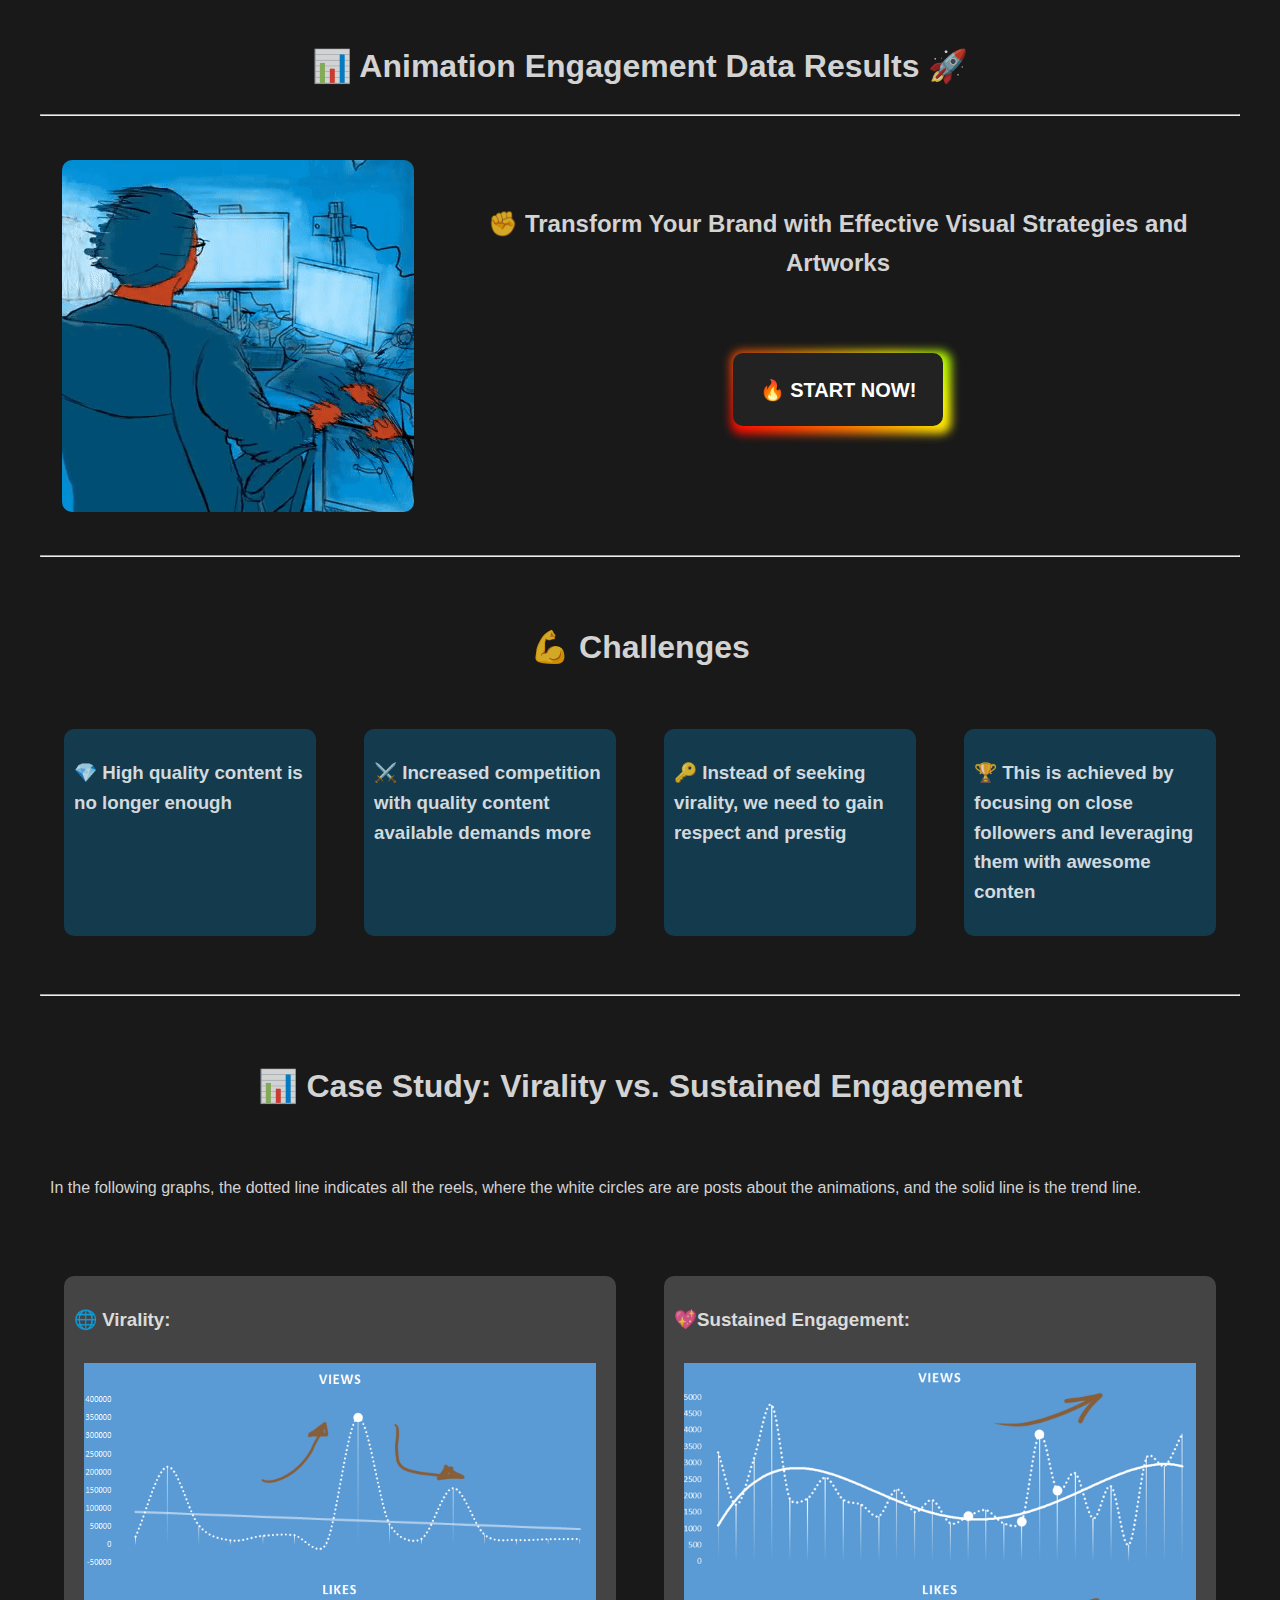
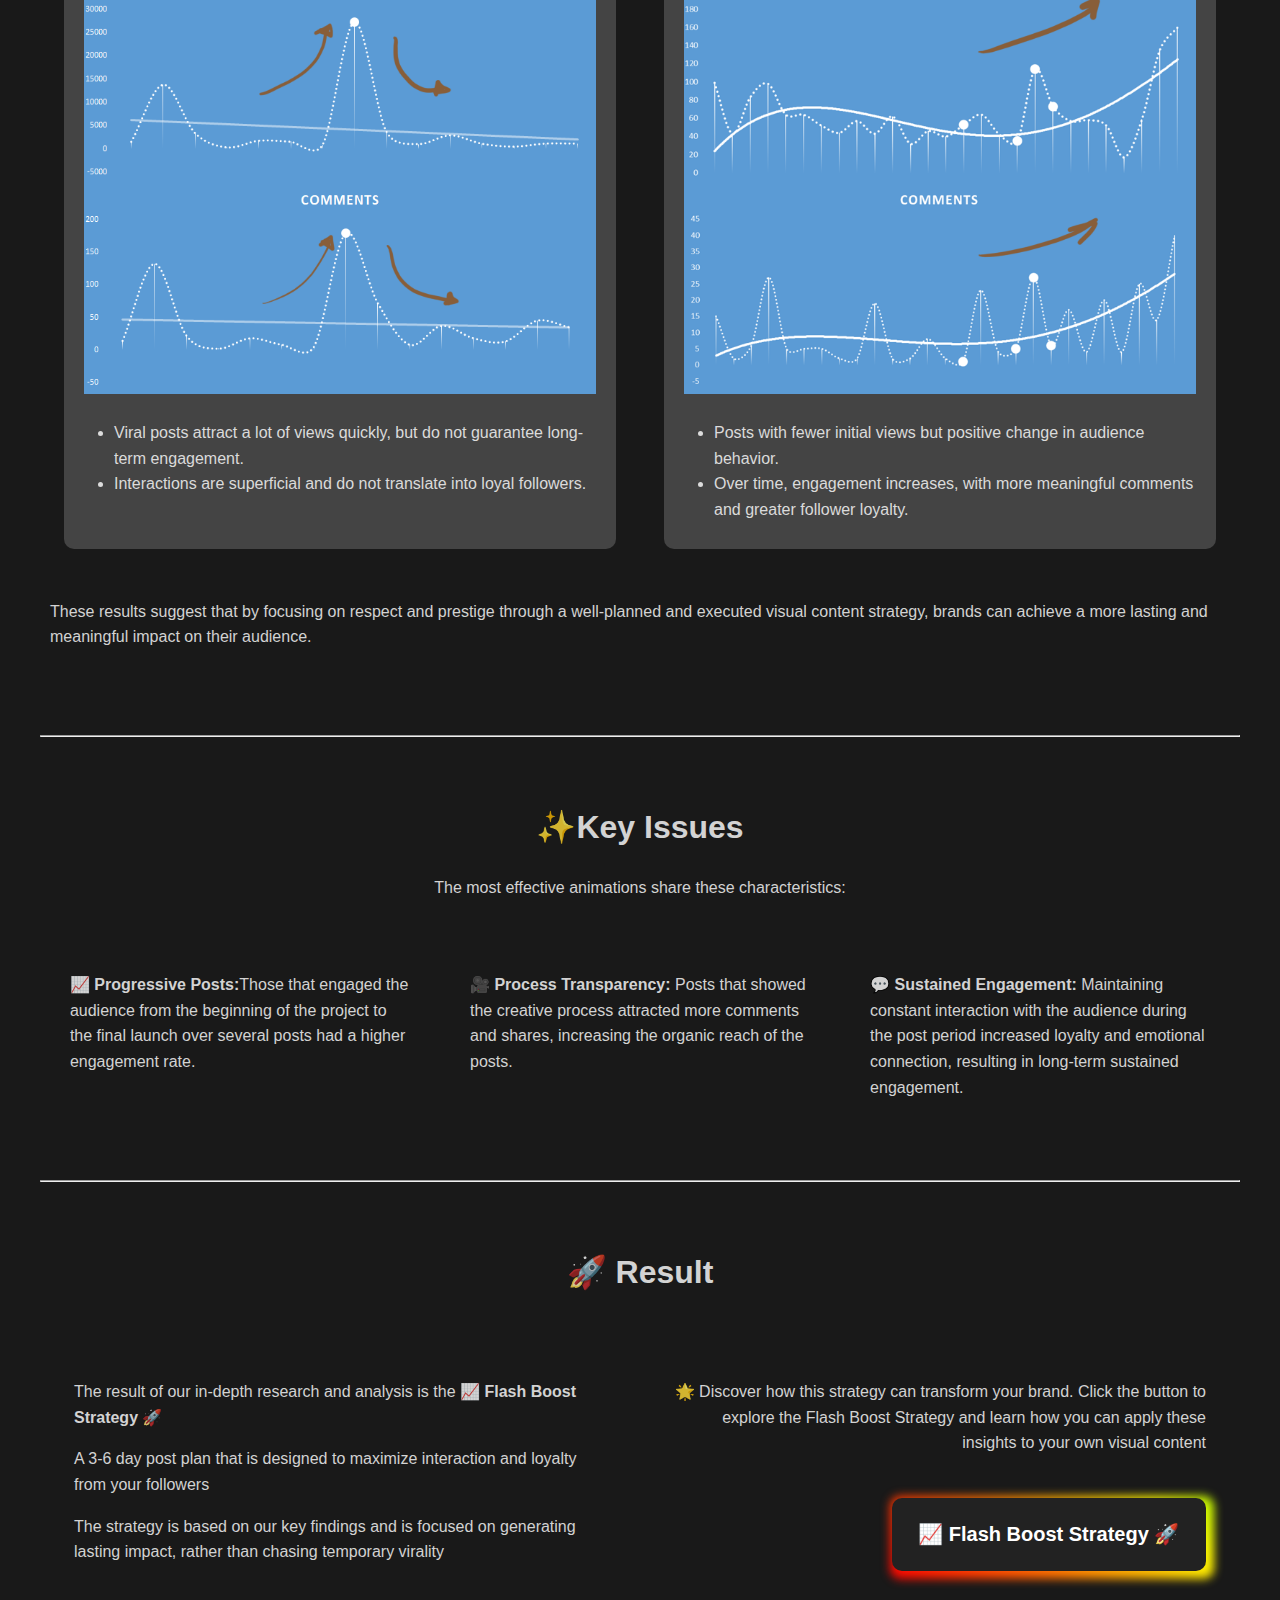
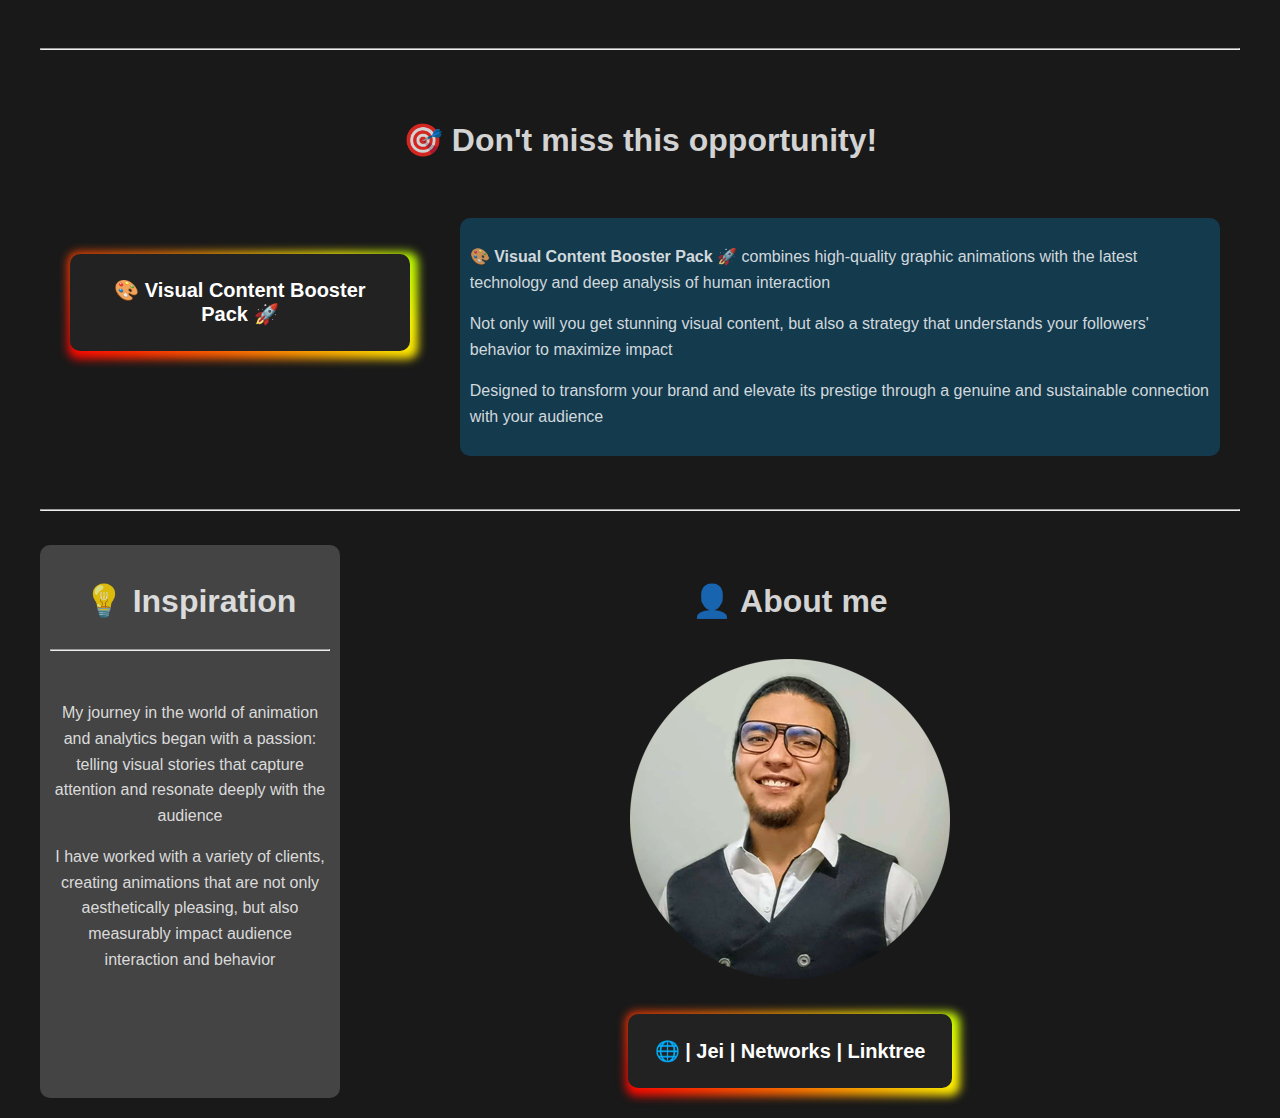
<file: AnimationEngagementDataResults.html>
<!DOCTYPE html>
<html lang="en">
<head>
	<meta charset="UTF-8">
	<meta name="viewport" content="width=device-width, initial-scale=1.0"/>
	<title>📊 Animation Engagement Data Results 🚀</title>
	<link rel="stylesheet" href="style.css">
</head>
<body>
	<header>
		<h1>📊 Animation Engagement Data Results 🚀</h1>
        <hr><br>
	</header>
	<div class="column-list">
        <div class="column" style="width:33%; display: flex;align-items: center;justify-content: center;">
            <img style="border-radius: 10px; float: right; display: block" src="files/Freelancer.gif" alt="Animation" class="image">
        </div>
		<br>
		<div  style="text-align: center; width:67%" class="column">
            <br>
			<h2>✊ Transform Your Brand with Effective Visual Strategies and Artworks</h2>
            <br><br>
            <a href="https://api.whatsapp.com/send?phone=573134098921">
                <button class="button-85" role="button"><h2>🔥 START NOW!</h2></button>
            </a>
        </div>
    </div>
    <br><hr><br>
    <div class="column-list">
        <div class="column" style="width:100%">
            <h1>💪 Challenges</h1>
        </div>
    </div>
    <div class="column-list">
        <div id="highlight-blue" class="column" style="width:21%; margin:2%">
            <h3>💎 High quality content is no longer enough</h3>
        </div>
        <div id="highlight-blue" class="column" style="width:21%; margin:2%">
            <h3>⚔️ Increased competition with quality content available demands more</h3>
        </div>
        <div id="highlight-blue" class="column" style="width:21%; margin:2%">
            <h3>🔑 Instead of seeking virality, we need to gain respect and prestig</h3>
        </div>
        <div id="highlight-blue" class="column" style="width:21%; margin:2%">
            <h3>🏆 This is achieved by focusing on close followers and leveraging them with awesome conten</h3>
        </div>
    </div>
    <br><hr><br>
	<div class="column-list">		
		<div  style="width:100%" class="column">
			<h1>📊 Case Study: Virality vs. Sustained Engagement</h1><br>
			<p>In the following graphs, the dotted line indicates all the reels, where the white circles are are posts about the animations, and the solid line is the trend line.</p>
			<br>
		</div>
	</div>
    <div class="column-list">
        <div id="highlight-gray" class="column" style="width:46%; margin:2%">
            <h3>🌐 Virality:</h3>
            <div class="column" style="width:100%; display: flex;align-items: center;justify-content: center;">
                <img style="float: right; display: block" src="files/virality.png" alt="Animation" class="image">
            </div>
            <ul>
                <li>Viral posts attract a lot of views quickly, but do not guarantee long-term engagement.</li> 
                <li>Interactions are superficial and do not translate into loyal followers.</li>
            </ul>
        </div>
        <div id="highlight-gray" class="column" style="width:46%; margin:2%">
            <h3>💖Sustained Engagement:</h3>
            <div class="column" style="width:100%; display: flex;align-items: center;justify-content: center;">
                <img style="float: right; display: block" src="files/engagement.png" alt="Animation" class="image">
            </div>
            <ul>
                <li>Posts with fewer initial views but positive change in audience behavior.</li> 
                <li>Over time, engagement increases, with more meaningful comments and greater follower loyalty.</li>
            </ul>
        </div>
    </div>
    <div class="column-list">		
		<div  style="width:100%" class="column">
			<p>These results suggest that by focusing on respect and prestige through a well-planned and executed visual content strategy, brands can achieve a more lasting and meaningful impact on their audience.</p>
			<br>
		</div>
	</div>
    <br><hr><br>
    <div class="column-list">
        <div class="column" style="width:100%; text-align: center;">
            <h1>✨Key Issues</h1>
            <p>The most effective animations share these characteristics:</p>
        </div>
    </div>
    <div class="column-list">
        <div class="column" style="width:30%; margin: 1.66%;">
            <p><strong>📈 Progressive Posts:</strong>Those that engaged the audience from the beginning of the project to the final launch over several posts had a higher engagement rate.</p>
        </div>
        <div class="column" style="width:30%; margin: 1.66%;">
            <p><strong>🎥 Process Transparency: </strong>Posts that showed the creative process attracted more comments and shares, increasing the organic reach of the posts.</p>
        </div>
        <div class="column" style="width:30%; margin: 1.66%;">
            <p><strong>💬 Sustained Engagement: </strong>Maintaining constant interaction with the audience during the post period increased loyalty and emotional connection, resulting in long-term sustained engagement.</p>
        </div>
    </div>
    <br><hr><br>
    <div class="column-list">
        <div class="column" style="width:100%">
            <h1>🚀 Result</h1>
        </div>
    </div>
    <div class="column-list">
        <div class="column" style="width:46%; margin: 2%;">
            <p>The result of our in-depth research and analysis is the <strong>📈 Flash Boost Strategy 🚀</strong></p>
            <p>A 3-6 day post plan that is designed to maximize interaction and loyalty from your followers</p>
            <p>The strategy is based on our key findings and is focused on generating lasting impact, rather than chasing temporary virality</p>
        </div>
        <div class="column" style="width:46%; margin: 2%; text-align: right;">
            <p>🌟 Discover how this strategy can transform your brand. Click the button to explore the Flash Boost Strategy and learn how you can apply these insights to your own visual content</p>
            <br>
            <a href="https://jeidsgn.github.io/Boost-Visual-Content-Pack/FlashBoostStrategy.html">
                <button class="button-85" role="button"><h2>📈 Flash Boost Strategy 🚀</h2></button>
            </a>
        </div>
    </div>
    <br><hr><br>
    <div class="column-list">
        <div class="column" style="width:100%;">
            <h1>🎯 Don't miss this opportunity!</h1>
        </div>
        <div class="column" style="width:30%; margin: 1.66%;">
            <br>
            <a href="https://jeidsgn.github.io/Boost-Visual-Content-Pack/FlashBoostStrategy.html">
                <button class="button-85" role="button"><h2>🎨 Visual Content Booster Pack 🚀</h2></button>
            </a>
        </div>
        <br>
        <div class="column" id="highlight-blue" style="width:63.36%; margin: 1.66%;">
            <p><strong>🎨 Visual Content Booster Pack 🚀 </strong>combines high-quality graphic animations with the latest technology and deep analysis of human interaction</p>
            <p>Not only will you get stunning visual content, but also a strategy that understands your followers' behavior to maximize impact</p>                
            <p>Designed to transform your brand and elevate its prestige through a genuine and sustainable connection with your audience</p>
        </div>
    </div>
    <br><hr><br>
    <div class="column-list">
        <div class="column"  id="highlight-gray" style="width:25%; text-align: center;">
            <h1>💡 Inspiration</h1>
            <hr><br>
            <p>My journey in the world of animation and analytics began with a passion: telling visual stories that capture attention and resonate deeply with the audience</p>
            <p>I have worked with a variety of clients, creating animations that are not only aesthetically pleasing, but also measurably impact audience interaction and behavior</p>                
        </div>
        <div class="column" style="width:75%; text-align: center;">
            <h1>👤 About me</h1>
            <div id="partnerimg" class="column" style="width:100%">
                <img src="files/jei.png">
            </div>
            <br>
            <a href="https://linktr.ee/jeidsgn">
                <button class="button-85" role="button"><h2>🌐 | Jei | Networks | Linktree</h2></button>
            </a>
        </div>

    </div>     
</body>
</file>
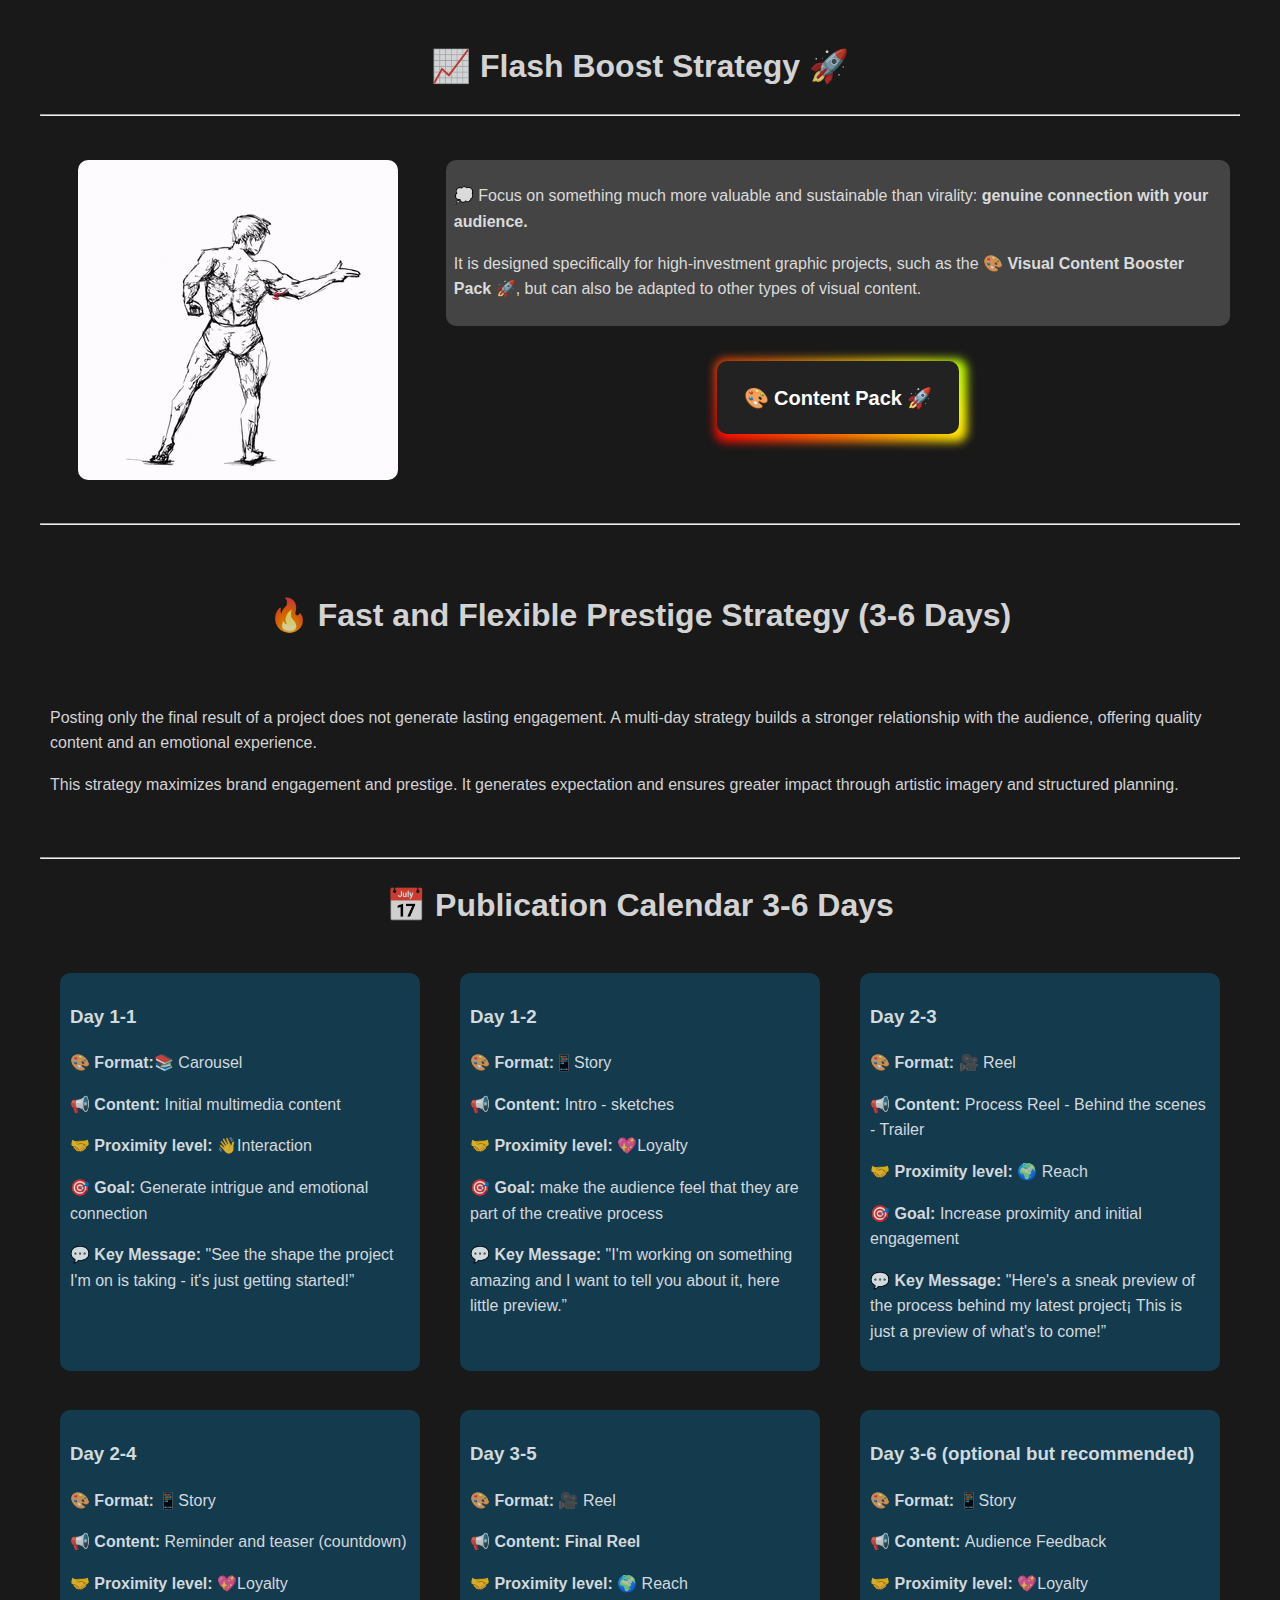
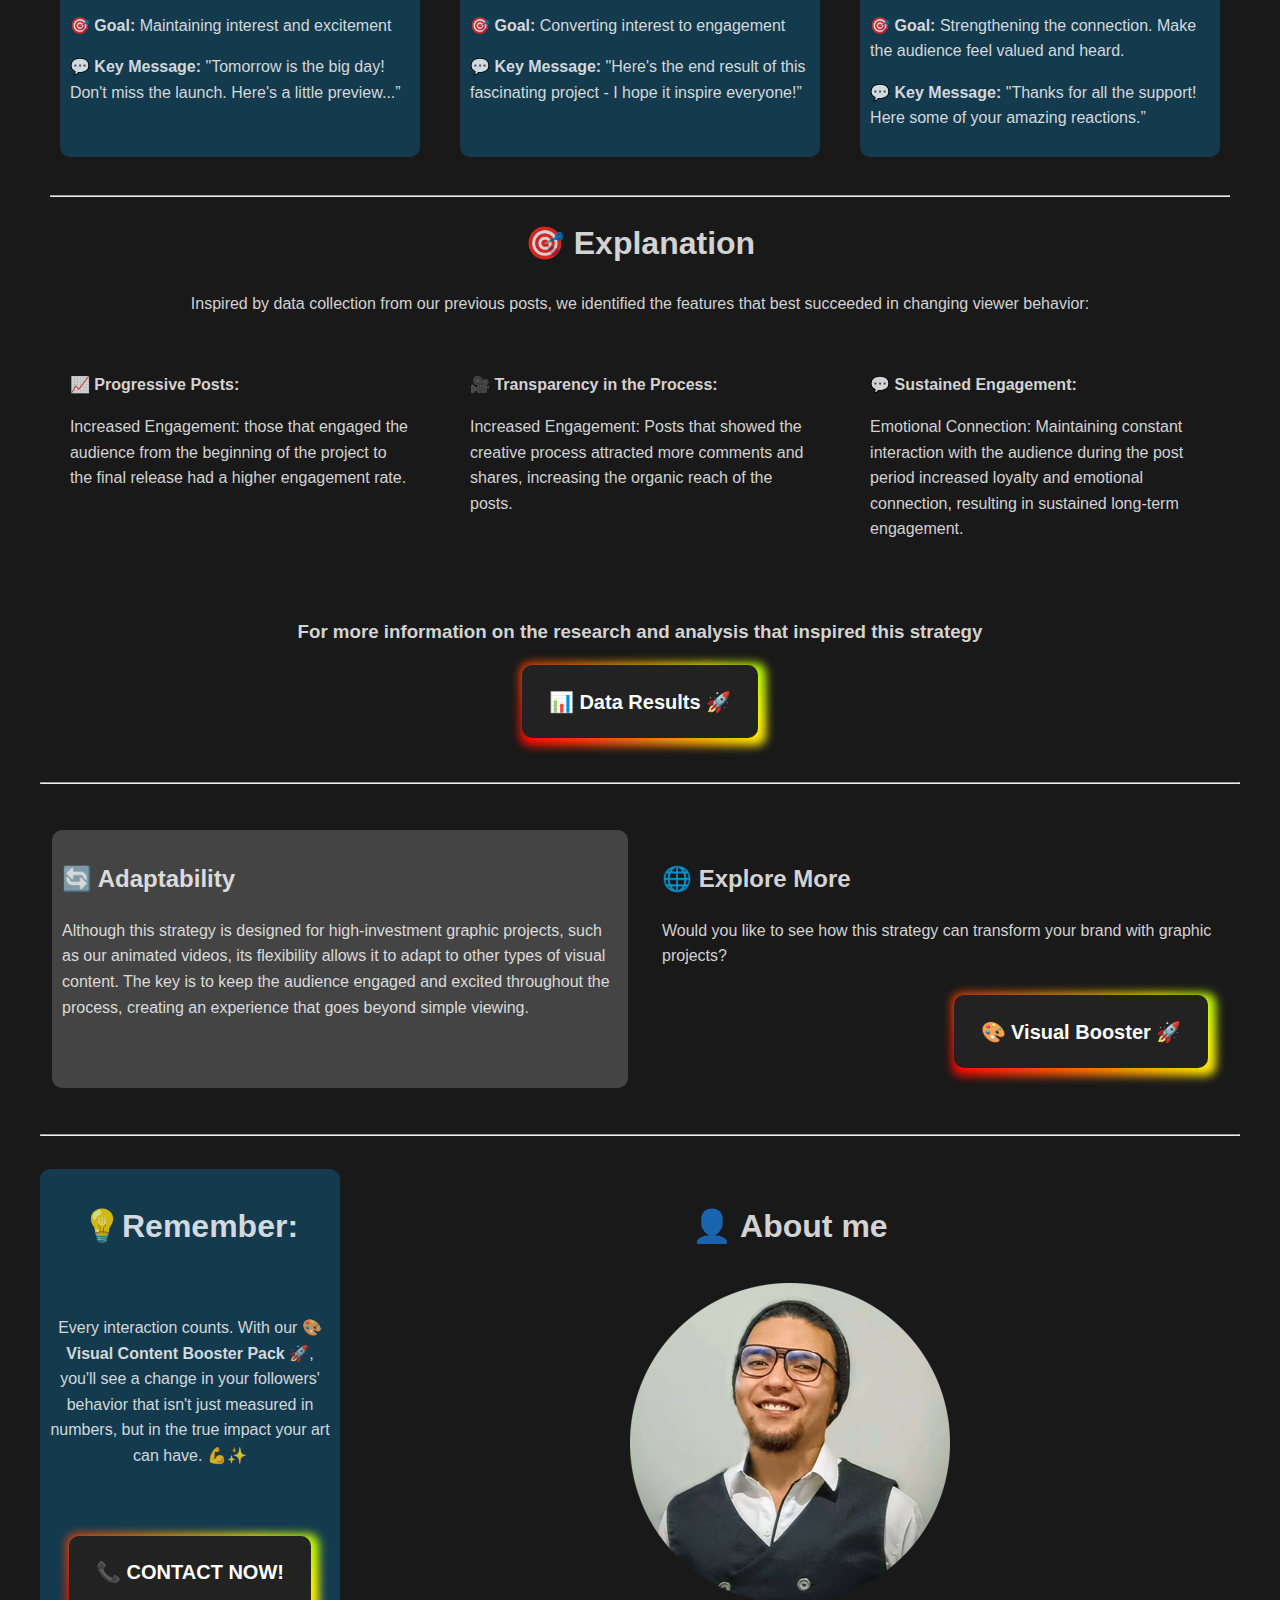
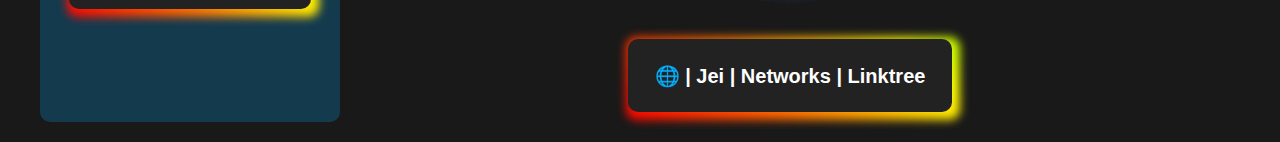
<file: FlashBoostStrategy.html>
<!DOCTYPE html>
<html lang="en">
<head>
	<meta charset="UTF-8">
	<meta name="viewport" content="width=device-width, initial-scale=1.0"/>
	<title>📈 Flash Boost Strategy 🚀</title>
	<link rel="stylesheet" href="style.css">
</head>
<body>
	<header>
		<h1>📈 Flash Boost Strategy 🚀</h1>
		<hr><br>
	</header>
	<div class="column-list">
        <div class="column" style="width:33%; display: flex;align-items: center;justify-content: center;">
            <img style="border-radius: 10px; float: right; display: block" src="files/peter_effect.gif" alt="Animation" class="image">
        </div>
		<br>
		<div  style="width:67%" class="column">
			<div class="column" id="highlight-gray" style="padding: 1%;">
				<div style="width:100%">
					<p>💭 Focus on something much more valuable and sustainable than virality: <strong>genuine connection with your audience.</strong></p>
					<p>It is designed specifically for high-investment graphic projects, such as the <strong>🎨 Visual Content Booster Pack 🚀</strong>, but can also be adapted to other types of visual content.</p>
				</div>
			</div>
			<br>
			<div class="column" style="text-align: center;">
				<a href="https://jeidsgn.github.io/Boost-Visual-Content-Pack">
					<button class="button-85" role="button"><h2>🎨 Content Pack 🚀</h2></button>
				</a>
			</div>
		</div>
	</div>
	<br><hr><br>
	<div class="column-list">		
		<div  style="width:100%" class="column">
			<h1>🔥 Fast and Flexible Prestige Strategy (3-6 Days)</h1><br>
			<p>Posting only the final result of a project does not generate lasting engagement. A multi-day strategy builds a stronger relationship with the audience, offering quality content and an emotional experience.</p>
			<p>This strategy maximizes brand engagement and prestige. It generates expectation and ensures greater impact through artistic imagery and structured planning.</p>
			<br>
		</div>
	</div>
	<hr />
	<h1>📅 Publication Calendar 3-6 Days</h1>
	<div class="column-list">
		<div id="highlight-blue" style="width:30%; margin: 1.66%;" class="column">
			<h3 ><strong>Day 1-1</strong></h3>
			<p><strong>🎨 Format:</strong>📚 Carousel</p>
			<p><strong>📢 Content:</strong> Initial multimedia content</p>
			<strong>🤝 Proximity level: </strong>👋Interaction</p>
			<p><strong>🎯 Goal: </strong>Generate intrigue and emotional connection</p>
			<p><strong>💬 Key Message: </strong>&quot;See the shape the project I&#x27;m on is taking - it&#x27;s just getting started!”</p>
		</div>
		<div id="highlight-blue" style="width:30%; margin: 1.66%;" class="column">
			<h3><strong>Day 1-2</strong></h3><p><strong>🎨 Format:</strong>📱Story</p>
			<p><strong>📢 Content:</strong> Intro - sketches</p>
			<p><strong>🤝 Proximity level: </strong>💖Loyalty</p>
			<p><strong>🎯 Goal: </strong>make the audience feel that they are part of the creative process</p>
			<p><strong>💬 Key Message: </strong>&quot;I&#x27;m working on something amazing and I want to tell you about it, here little preview.”</p>
		</div>
		<div id="highlight-blue" style="width:30%; margin: 1.66%;" class="column">
			<h3><strong>Day 2-3</strong></h3>
			<p><strong>🎨 Format: </strong>🎥 Reel</p>
			<p ><strong>📢 Content: </strong>Process Reel - Behind the scenes - Trailer</p>
			<p><strong>🤝 Proximity level: </strong>🌍 Reach </p>
			<p><strong>🎯 Goal: </strong>Increase proximity and initial engagement</p>
			<p><strong>💬 Key Message: </strong>&quot;Here&#x27;s a sneak preview of the process behind my latest project¡ This is just a preview of what&#x27;s to come!”</p>
		</div>
	</div>
	<div class="column-list">
		<div id="highlight-blue" style="width:30%; margin: 1.66%;" class="column">
			<h3><strong>Day 2-4</strong></h3>
			<p><strong>🎨 Format: </strong>📱Story</p>
			<p><strong>📢 Content:</strong> Reminder and teaser (countdown)</p>
			<p><strong>🤝 Proximity level: </strong>💖Loyalty</p>
			<p ><strong>🎯 Goal: </strong>Maintaining interest and excitement</p>
			<p ><strong>💬 Key Message: </strong>&quot;Tomorrow is the big day! Don&#x27;t miss the launch. Here&#x27;s a little preview...”</p>
		</div>
		<div id="highlight-blue" style="width:30%; margin: 1.66%;" class="column">
			<h3><strong>Day 3-5</strong></h3>
			<p ><strong>🎨 Format: </strong>🎥 Reel</p>
			<p><strong>📢 Content: Final Reel</strong></p>
			<p><strong>🤝 Proximity level: </strong>🌍 Reach</p>
			<p><strong>🎯 Goal: </strong>Converting interest to engagement</p>
			<p><strong>💬 Key Message: </strong>&quot;Here&#x27;s the end result of this fascinating project - I hope it inspire everyone!”</p>
		</div>
		<div id="highlight-blue" style="width:30%; margin: 1.66%;" class="column">
			<h3><strong>Day 3-6 (optional but recommended)</strong></h3>
			<p ><strong>🎨 Format: </strong>📱Story</p>
			<p><strong>📢 Content: </strong>Audience Feedback </p>
			<p><strong>🤝 Proximity level: </strong>💖Loyalty</p>
			<p><strong>🎯 Goal: </strong>Strengthening the connection. Make the audience feel valued and heard.</p>
			<p><strong>💬 Key Message: </strong>&quot;Thanks for all the support! Here some of your amazing reactions.”</p>
		</div>
	</div>
	<div class="column-list">
		<div style="width:100%; text-align: center;" class="column">
			<hr/>
			<h1>🎯 Explanation</h1>
			<p>Inspired by data collection from our previous posts, we identified the features that best succeeded in changing viewer behavior:</p>
		</div>
		<div style="width:30%; margin: 1.66%;" class="column">
			<strong>📈 Progressive Posts:</strong>
			<p>Increased Engagement: those that engaged the audience from the beginning of the project to the final release had a higher engagement rate.</p>
		</div>
		<div style="width:30%; margin: 1.66%;" class="column">
			<strong>🎥 Transparency in the Process:</strong>
			<p>Increased Engagement: Posts that showed the creative process attracted more comments and shares, increasing the organic reach of the posts.</p>
		</div>
		<div style="width:30%; margin: 1.66%;" class="column">
			<strong>💬 Sustained Engagement:</strong>
			<p>Emotional Connection: Maintaining constant interaction with the audience during the post period increased loyalty and emotional connection, resulting in sustained long-term engagement.</p>
		</div>
		<div style="width:100%; text-align: center;" class="column">
			<h3>For more information on the research and analysis that inspired this strategy</h3>
			<a href="https://jeidsgn.github.io/Boost-Visual-Content-Pack/AnimationEngagementDataResults.html">
				<button class="button-85" role="button"><h2>📊 Data Results 🚀</h2></button>
			</a>
		</div>
	</div>
	<br><hr><br>
	<div class="column-list">
		<div id="highlight-gray" style="width:48%; margin: 1%;" class="column">
			<h2>🔄 Adaptability</h2>
			<p>Although this strategy is designed for high-investment graphic projects, such as our animated videos, its flexibility allows it to adapt to other types of visual content. The key is to keep the audience engaged and excited throughout the process, creating an experience that goes beyond simple viewing.</p>
		</div>
		<div style="width:48%; margin: 1%;" class="column">
			<h2><strong>🌐 Explore More</strong></h2>
			<p>Would you like to see how this strategy can transform your brand with graphic projects?</p>
			<div style="text-align: right;" class="column">
				<a href="https://jeidsgn.github.io/Boost-Visual-Content-Pack">
					<button class="button-85" role="button"><h2>🎨 Visual Booster 🚀</h2></button>
				</a>
			</div>
		</div>
		<br><br>
	</div>
	<br><hr><br>
    <div class="column-list">
		<div id="highlight-blue" style="width:25%; text-align: center;" class="column">
			<h1>💡Remember:</h1>
			<br>
			<p>Every interaction counts. With our <strong>🎨 Visual Content Booster Pack 🚀</strong>, you&#x27;ll see a change in your followers&#x27; behavior that isn&#x27;t just measured in numbers, but in the true impact your art can have. 💪✨</p>
            <br><br>
			<a href="https://api.whatsapp.com/send?phone=573134098921">
                <button class="button-85" role="button"><h2>📞 CONTACT NOW!</h2></button>
            </a>
			<br><br>
		</div>
        <div class="column" style="width:75%; text-align: center;">
            <h1>👤 About me</h1>
            <div id="partnerimg" class="column" style="width:100%">
                <img src="files/jei.png">
            </div>
            <br>
            <a href="https://linktr.ee/jeidsgn">
                <button class="button-85" role="button"><h2>🌐 | Jei | Networks | Linktree</h2></button>
            </a>
        </div>
	</div>
	<span class="sans" style="font-size:14px;padding-top:2em"></span>
</body>
</html>
</file>
<file: style.css>
body {
    background: #191919;
    font-family: Arial, sans-serif;
    line-height: 1.6;
    color: rgba(255, 255, 255, 0.81);
    max-width: 1200px;
    margin: 0 auto;
    padding: 20px;
}
h1{
    text-align: center;
}
a{
    color: rgba(255, 255, 255, 0.6);
    line-height: 2;
}
.column-list {
    display: flex;
    flex-wrap: wrap;
    justify-content: space-between;
}
.column {
    box-sizing: border-box;
    padding: 10px;
}
.callout {
    background-color: rgba(255, 255, 255, 0.19);
    border-left: 5px solid #333;
    padding: 15px;
    margin-bottom: 10px;
}
.image {
    max-width: 100%;
    height: auto;
}
#highlight-blue {
    background-color:  #143a4e;
    border-radius: 10px;
}
#highlight-gray {
    background-color: #ffffff30;
    border-radius: 10px;
}
#partnerimg {
    display: flex;
    align-items: center;
    justify-content: center;
}
@media only screen and (max-width: 768px) {
    .column-list {
        display: block;
    }
    .column {
        width: 100% !important;
        margin-bottom: 40px;
    }
    .callout{
        width: 100% !important;
        margin-bottom: 40px;
    }
}





/* CSS */
.button-85 {
  padding: 0.6em 2em;
  border: none;
  outline: none;
  color: rgb(255, 255, 255);
  background: #111;
  cursor: pointer;
  position: relative;
  z-index: 0;
  border-radius: 10px;
  user-select: none;
  -webkit-user-select: none;
  touch-action: manipulation;
}

.button-85:before {
  content: "";
  background: linear-gradient(
    45deg,
    #ff0000,
    #ff7300,
    #fffb00,
    #48ff00,
    #00ffd5,
    #002bff,
    #7a00ff,
    #ff00c8,
    #ff0000
  );
  position: absolute;
  top: -2px;
  left: -2px;
  background-size: 400%;
  z-index: -1;
  filter: blur(5px);
  -webkit-filter: blur(5px);
  width: calc(100% + 10px);
  height: calc(100% + 10px);
  animation: glowing-button-85 20s linear infinite;
  transition: opacity 0.3s ease-in-out;
  border-radius: 10px;
}

@keyframes glowing-button-85 {
  0% {background-position: 0 0;}
  50% {background-position: 400% 0;}
  100% {background-position: 0 0;}
}

.button-85:after {
  z-index: -1;
  content: "";
  position: absolute;
  width: 100%;
  height: 100%;
  background: #222;
  left: 0;
  top: 0;
  border-radius: 10px;
}
</file>
